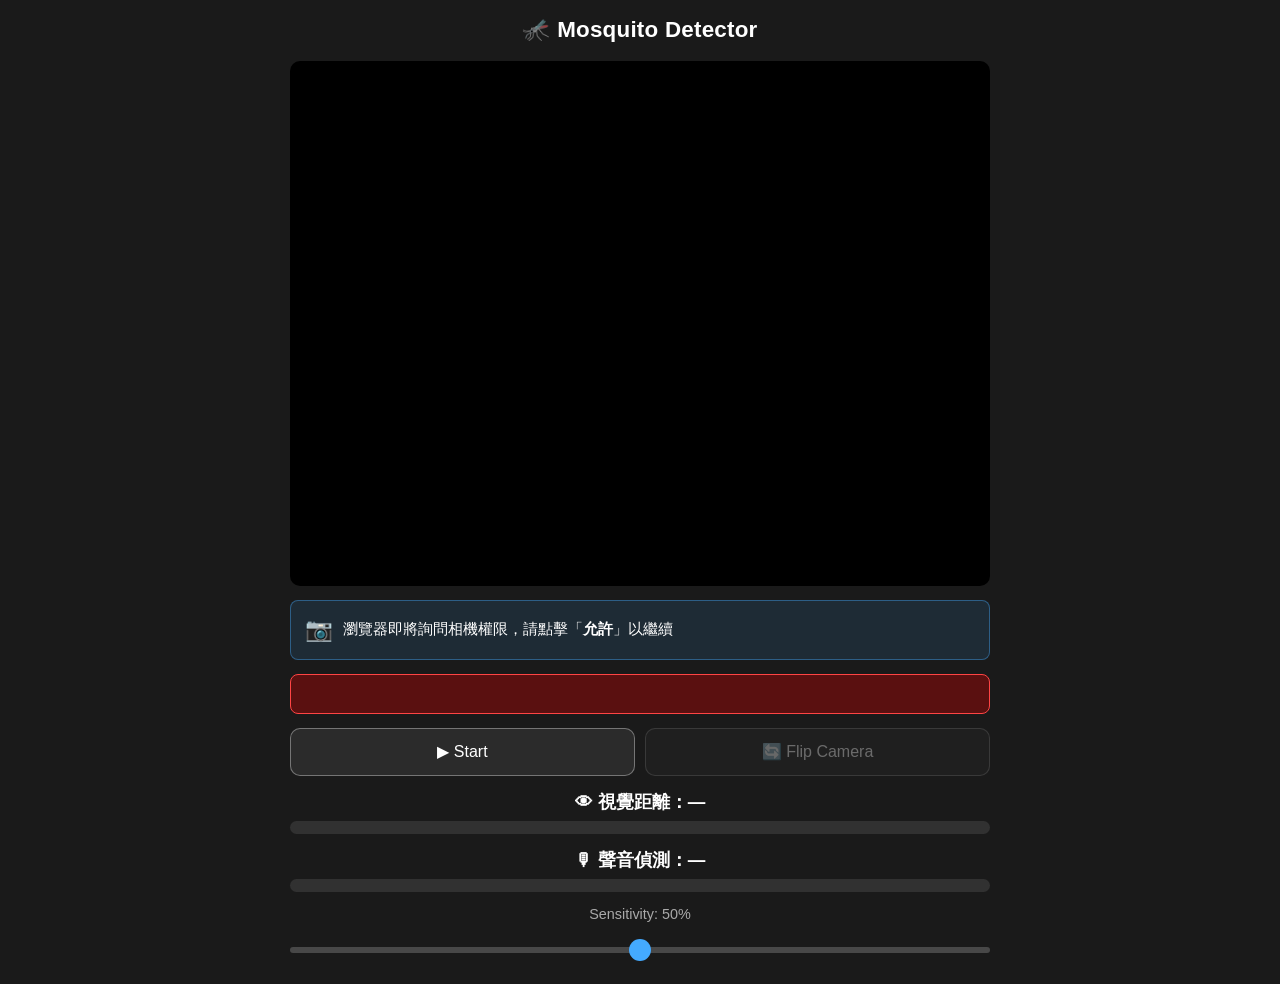
<file: mosquito-detector-web/index.html>
<!DOCTYPE html>
<html lang="en">
<head>
  <meta charset="UTF-8" />
  <meta name="viewport" content="width=device-width, initial-scale=1.0" />
  <title>Mosquito Detector</title>
  <link rel="stylesheet" href="style.css" />
</head>
<body>
  <div class="container">
    <h1>🦟 Mosquito Detector</h1>

    <!-- Live preview + bounding-box overlay -->
    <div class="preview-wrapper">
      <video id="video" autoplay muted playsinline></video>
      <canvas id="overlay"></canvas>
    </div>

    <!-- Pre-permission hint (shown while browser dialog is pending) -->
    <div id="permBanner" class="perm-banner" hidden>
      <span class="perm-banner-icon">📷</span>
      <span>瀏覽器即將詢問相機權限，請點擊「<strong>允許</strong>」以繼續</span>
    </div>

    <!-- Camera error message + recovery steps + retry -->
    <div id="errorMsg" class="error-msg" hidden>
      <p id="errorText"></p>
      <ol id="permSteps" class="perm-steps" hidden></ol>
      <button id="retryBtn" class="btn btn-retry" hidden>🔄 重試</button>
    </div>

    <!-- Start / Stop + Flip Camera -->
    <div class="controls">
      <button id="startBtn">▶ Start</button>
      <button id="flipBtn" disabled>🔄 Flip Camera</button>
    </div>

    <!-- Proximity meter (visual blobs) -->
    <div class="proximity-section">
      <p id="proximityText">👁 視覺距離：—</p>
      <div class="prox-bar-bg">
        <div id="proxBar"></div>
      </div>
    </div>

    <!-- Sound detection meter (mic FFT) -->
    <div class="sound-section">
      <p id="soundText">🎙 聲音偵測：—</p>
      <div class="sound-bar-bg">
        <div id="soundBar"></div>
      </div>
    </div>

    <!-- Sensitivity slider -->
    <div class="sensitivity-section">
      <label for="sensitivitySlider">
        Sensitivity: <span id="sensitivityValue">50%</span>
      </label>
      <input
        type="range"
        id="sensitivitySlider"
        min="0"
        max="1"
        step="0.01"
        value="0.5"
      />
    </div>
  </div>

  <script src="app.js" defer></script>
</body>
</html>
</file>
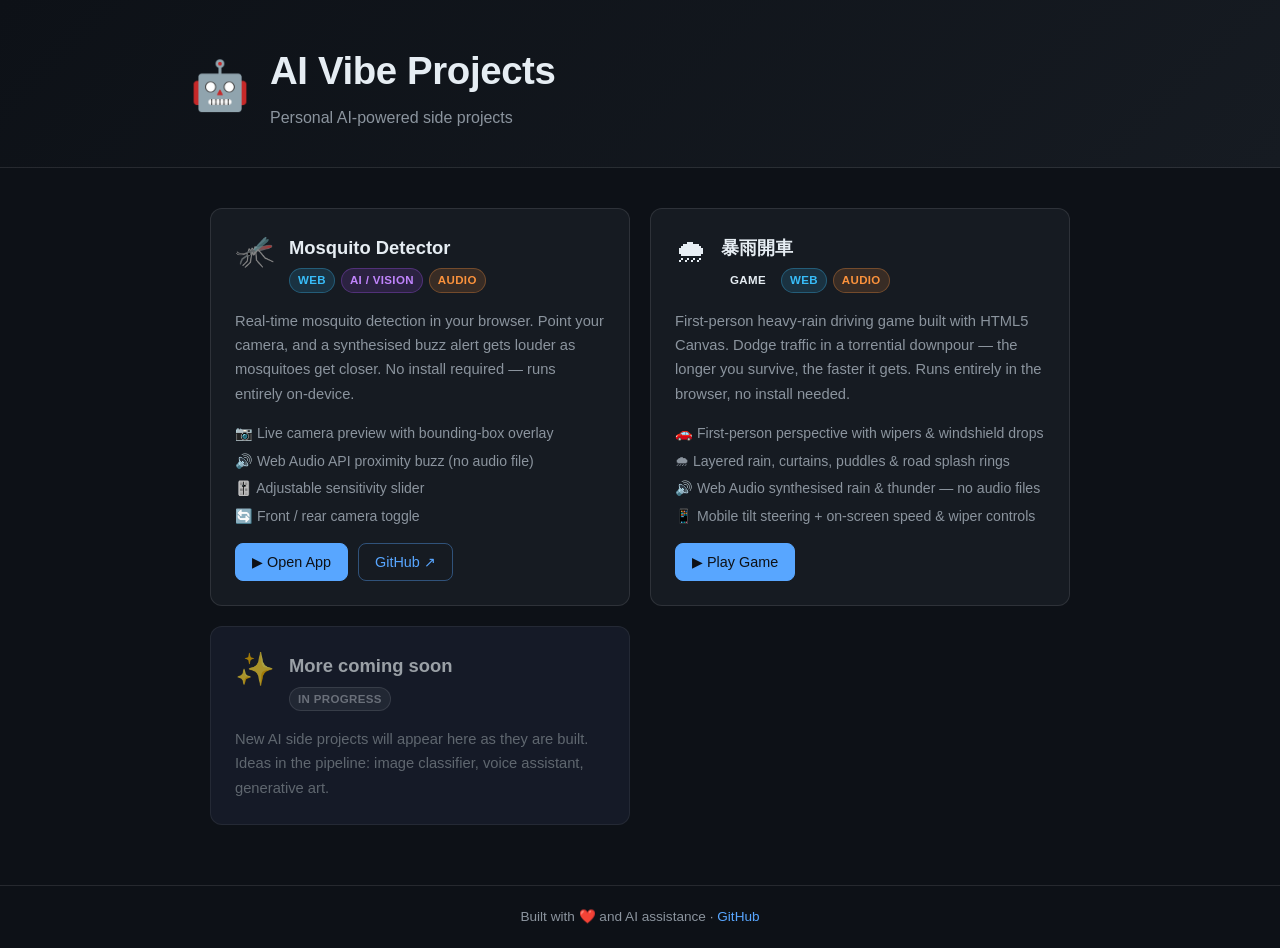
<file: portal/index.html>
<!DOCTYPE html>
<html lang="en">
<head>
  <meta charset="UTF-8" />
  <meta name="viewport" content="width=device-width, initial-scale=1.0" />
  <title>AI Vibe Projects</title>
  <link rel="stylesheet" href="style.css" />
</head>
<body>

  <header class="site-header">
    <div class="header-inner">
      <span class="header-icon">🤖</span>
      <div>
        <h1>AI Vibe Projects</h1>
        <p class="header-sub">Personal AI-powered side projects</p>
      </div>
    </div>
  </header>

  <main class="container">

    <section class="project-grid">

      <!-- ── Mosquito Detector Web ── -->
      <article class="card">
        <div class="card-header">
          <span class="card-icon">🦟</span>
          <div class="card-meta">
            <h2 class="card-title">Mosquito Detector</h2>
            <div class="tags">
              <span class="tag tag-web">Web</span>
              <span class="tag tag-ai">AI / Vision</span>
              <span class="tag tag-audio">Audio</span>
            </div>
          </div>
        </div>
        <p class="card-desc">
          Real-time mosquito detection in your browser. Point your camera, and
          a synthesised buzz alert gets louder as mosquitoes get closer.
          No install required — runs entirely on-device.
        </p>
        <ul class="card-features">
          <li>📷 Live camera preview with bounding-box overlay</li>
          <li>🔊 Web Audio API proximity buzz (no audio file)</li>
          <li>🎚️ Adjustable sensitivity slider</li>
          <li>🔄 Front / rear camera toggle</li>
        </ul>
        <div class="card-actions">
          <a class="btn btn-primary" href="mosquito-detector-web/">▶ Open App</a>
          <a class="btn btn-secondary" href="https://github.com/search?q=mosquito-detector-web" target="_blank" rel="noopener">GitHub ↗</a>
        </div>
      </article>

      <!-- ── Rainy Drive ── -->
      <article class="card">
        <div class="card-header">
          <span class="card-icon">🌧</span>
          <div class="card-meta">
            <h2 class="card-title">暴雨開車</h2>
            <div class="tags">
              <span class="tag tag-game">Game</span>
              <span class="tag tag-web">Web</span>
              <span class="tag tag-audio">Audio</span>
            </div>
          </div>
        </div>
        <p class="card-desc">
          First-person heavy-rain driving game built with HTML5 Canvas.
          Dodge traffic in a torrential downpour — the longer you survive, the faster it gets.
          Runs entirely in the browser, no install needed.
        </p>
        <ul class="card-features">
          <li>🚗 First-person perspective with wipers &amp; windshield drops</li>
          <li>🌧 Layered rain, curtains, puddles &amp; road splash rings</li>
          <li>🔊 Web Audio synthesised rain &amp; thunder — no audio files</li>
          <li>📱 Mobile tilt steering + on-screen speed &amp; wiper controls</li>
        </ul>
        <div class="card-actions">
          <a class="btn btn-primary" href="rainy-drive/">▶ Play Game</a>
        </div>
      </article>

      <!-- ── Coming soon placeholder ── -->
      <article class="card card-placeholder">
        <div class="card-header">
          <span class="card-icon">✨</span>
          <div class="card-meta">
            <h2 class="card-title">More coming soon</h2>
            <div class="tags">
              <span class="tag tag-wip">In Progress</span>
            </div>
          </div>
        </div>
        <p class="card-desc">
          New AI side projects will appear here as they are built.
          Ideas in the pipeline: image classifier, voice assistant, generative art.
        </p>
      </article>

    </section>

  </main>

  <footer class="site-footer">
    <p>Built with ❤️ and AI assistance · <a href="https://github.com" target="_blank" rel="noopener">GitHub</a></p>
  </footer>

</body>
</html>
</file>
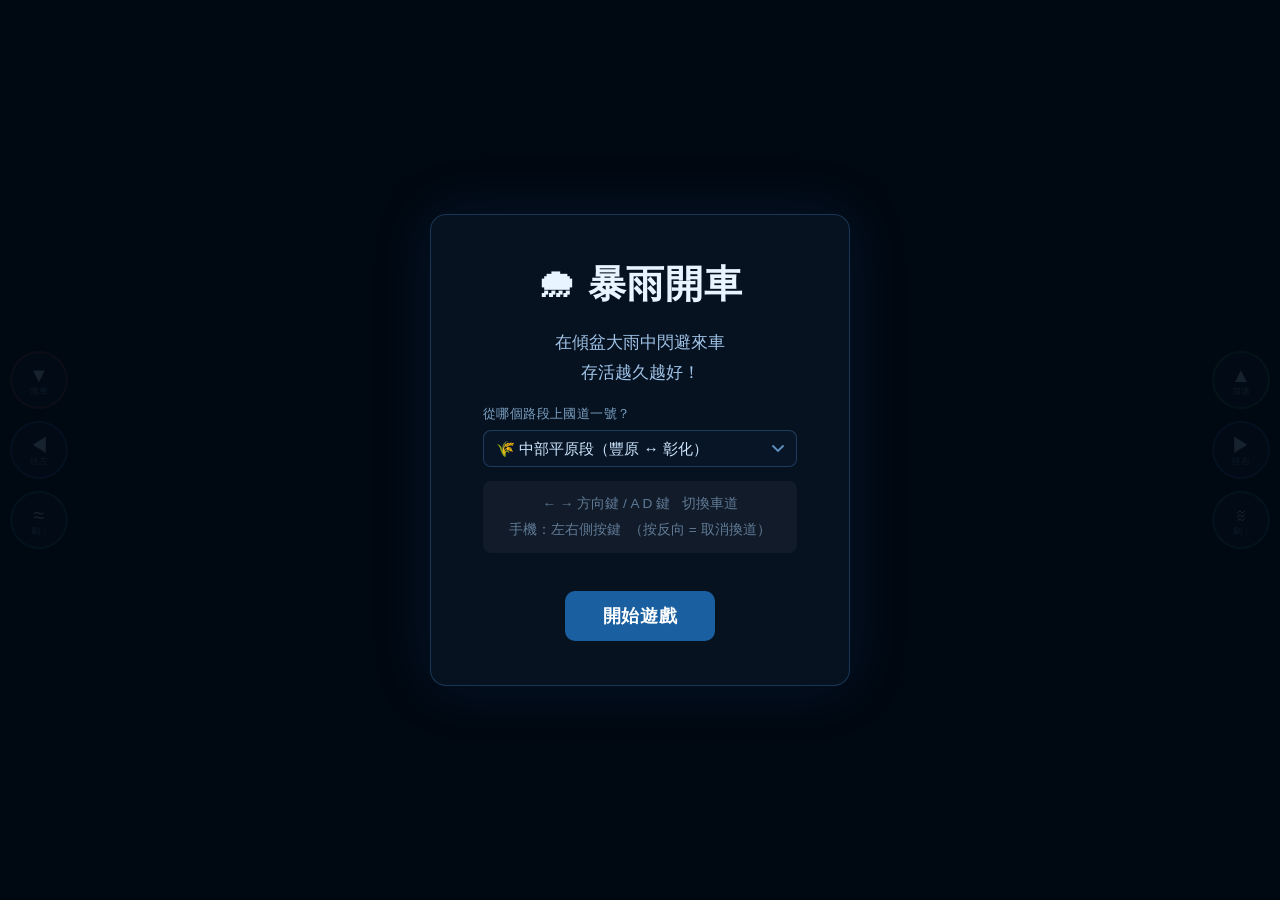
<file: rainy-drive/index.html>
<!DOCTYPE html>
<html lang="zh-TW">
<head>
  <meta charset="UTF-8" />
  <meta name="viewport" content="width=device-width, initial-scale=1.0" />
  <title>暴雨開車</title>
  <link rel="stylesheet" href="style.css" />
</head>
<body>
  <!-- Start/GameOver overlays: outside #gameWrapper so they stay in portrait orientation -->
  <!-- Start screen -->
  <div id="startScreen" class="overlay">
    <div class="card">
      <h1>🌧 暴雨開車</h1>
      <p>在傾盆大雨中閃避來車<br>存活越久越好！</p>
      <div class="scene-selector">
        <label for="sceneSelect">從哪個路段上國道一號？</label>
        <select id="sceneSelect">
          <option value="urban_north">🏙 北部都市段（基隆 ↔ 三重）</option>
          <option value="suburban">🌿 桃竹苗段（楊梅 ↔ 苗栗）</option>
          <option value="plains" selected>🌾 中部平原段（豐原 ↔ 彰化）</option>
          <option value="flatlands">🌻 雲嘉平原段（斗南 ↔ 水上）</option>
          <option value="tropical">🌴 南部都市段（台南 ↔ 高雄）</option>
        </select>
      </div>
      <p class="hint">
        ← → 方向鍵 / A D 鍵 &nbsp; 切換車道<br>
        手機：左右側按鍵 &nbsp;（按反向 = 取消換道）
      </p>
      <button id="startBtn">開始遊戲</button>
    </div>
  </div>

  <!-- Game over screen -->
  <div id="gameOverScreen" class="overlay hidden">
    <div class="card">
      <h1>💥 撞車了！</h1>
      <p id="finalScore"></p>
      <p id="bestScore"></p>
      <button id="restartBtn">再試一次</button>
    </div>
  </div>

  <div id="gameWrapper">
    <canvas id="gameCanvas"></canvas>

    <!-- Left side controls: Brake / Left / Wiper slower -->
    <div id="leftControls" class="side-controls side-left hidden">
      <button class="ctrl-btn ctrl-brake" id="btnBrake">
        <div class="btn-icon">▼</div><div class="btn-label">煞車</div>
      </button>
      <button class="ctrl-btn ctrl-steer" id="btnLeft">
        <div class="btn-icon">◀</div><div class="btn-label">往左</div>
      </button>
      <button class="ctrl-btn ctrl-wiper" id="btnWiperSlow">
        <div class="btn-icon">≈</div><div class="btn-label">刷 ↓</div>
      </button>
    </div>

    <!-- Right side controls: Accelerate / Right / Wiper faster -->
    <div id="rightControls" class="side-controls side-right hidden">
      <button class="ctrl-btn ctrl-accel" id="btnAccel">
        <div class="btn-icon">▲</div><div class="btn-label">加速</div>
      </button>
      <button class="ctrl-btn ctrl-steer" id="btnRight">
        <div class="btn-icon">▶</div><div class="btn-label">往右</div>
      </button>
      <button class="ctrl-btn ctrl-wiper" id="btnWiperFast">
        <div class="btn-icon">≋</div><div class="btn-label">刷 ↑</div>
      </button>
    </div>

  </div><!-- /#gameWrapper -->

  <script src="game.js"></script>
</body>
</html>
</file>
<file: mosquito-detector-web/style.css>
/* ── Reset & base ─────────────────────────────────────────────────────────── */
*, *::before, *::after {
  box-sizing: border-box;
  margin: 0;
  padding: 0;
}

body {
  font-family: -apple-system, BlinkMacSystemFont, 'Segoe UI', Roboto, sans-serif;
  background: #1a1a1a;
  color: #ffffff;
  min-height: 100vh;
  padding: 12px;
  /* Prevent horizontal overflow on any viewport */
  overflow-x: hidden;
}

/* ── Page container ──────────────────────────────────────────────────────── */
.container {
  max-width: 700px;
  margin: 0 auto;
  display: flex;
  flex-direction: column;
  gap: 14px;
}

h1 {
  font-size: 1.4rem;
  text-align: center;
  padding: 4px 0;
  letter-spacing: 0.01em;
}

/* ── Camera preview + overlay ────────────────────────────────────────────── */
.preview-wrapper {
  position: relative;
  width: 100%;
  /* 4:3 aspect ratio — works well for both portrait and landscape cameras */
  aspect-ratio: 4 / 3;
  background: #000;
  border-radius: 10px;
  overflow: hidden;
}

/* Video and overlay canvas fill the wrapper exactly */
.preview-wrapper video,
.preview-wrapper canvas {
  position: absolute;
  top: 0;
  left: 0;
  width: 100%;
  height: 100%;
  object-fit: cover; /* video: fill without distortion */
}

#overlay {
  /* Canvas sits on top of video; clicks pass through */
  pointer-events: none;
}

/* ── Permission banner (shown while browser dialog is pending) ───────────── */
.perm-banner {
  display: flex;
  align-items: center;
  gap: 10px;
  background: rgba(68, 170, 255, 0.12);
  border: 1px solid rgba(68, 170, 255, 0.4);
  border-radius: 8px;
  padding: 12px 14px;
  font-size: 0.95rem;
  line-height: 1.5;
  animation: pulse-border 1.5s ease-in-out infinite;
}

.perm-banner-icon {
  font-size: 1.4rem;
  flex-shrink: 0;
}

@keyframes pulse-border {
  0%, 100% { border-color: rgba(68, 170, 255, 0.4); }
  50%       { border-color: rgba(68, 170, 255, 0.9); }
}

/* ── Error message ───────────────────────────────────────────────────────── */
.error-msg {
  background: #5a1010;
  border: 1px solid #ff4444;
  border-radius: 8px;
  padding: 14px 16px;
  font-size: 0.9rem;
  line-height: 1.5;
  color: #ffcccc;
  display: flex;
  flex-direction: column;
  gap: 10px;
}

/* Numbered recovery steps inside error box */
.perm-steps {
  margin: 0;
  padding-left: 20px;
  display: flex;
  flex-direction: column;
  gap: 5px;
  color: #ffd0d0;
  font-size: 0.88rem;
  line-height: 1.6;
}

/* Retry button inside error box */
.btn-retry {
  align-self: flex-start;
  min-height: 38px;
  padding: 0 18px;
  border-radius: 8px;
  background: rgba(255, 80, 80, 0.25);
  color: #ffcccc;
  border: 1px solid rgba(255, 80, 80, 0.5);
  font-size: 0.9rem;
  font-weight: 500;
  cursor: pointer;
  transition: background 0.15s;
}

.btn-retry:hover {
  background: rgba(255, 80, 80, 0.4);
}

/* ── Control buttons ─────────────────────────────────────────────────────── */
.controls {
  display: flex;
  gap: 10px;
}

.controls button {
  flex: 1;
  /* Minimum 44 px tap target per accessibility guidelines */
  min-height: 48px;
  border: 1px solid rgba(255, 255, 255, 0.35);
  border-radius: 10px;
  background: rgba(255, 255, 255, 0.08);
  color: #ffffff;
  font-size: 1rem;
  font-weight: 500;
  cursor: pointer;
  transition: background 0.15s, border-color 0.15s;
  /* Prevent text selection on double-tap (mobile) */
  user-select: none;
  -webkit-user-select: none;
}

.controls button:hover:not(:disabled) {
  background: rgba(255, 255, 255, 0.16);
  border-color: rgba(255, 255, 255, 0.6);
}

.controls button:active:not(:disabled) {
  background: rgba(255, 255, 255, 0.24);
}

.controls button:disabled {
  opacity: 0.35;
  cursor: not-allowed;
}

/* ── Proximity meter ─────────────────────────────────────────────────────── */
.proximity-section {
  display: flex;
  flex-direction: column;
  gap: 7px;
}

#proximityText {
  font-size: 1.1rem;
  font-weight: 600;
  text-align: center;
}

/* Track */
.prox-bar-bg {
  width: 100%;
  height: 13px;
  background: rgba(255, 255, 255, 0.1);
  border-radius: 7px;
  overflow: hidden;
}

/* Fill — colour controlled via --prox-color CSS custom property */
#proxBar {
  height: 100%;
  width: 0%;
  background: var(--prox-color, #44ff44);
  border-radius: 7px;
  transition: width 0.1s ease, background 0.15s ease;
}

/* ── Sound detection meter ───────────────────────────────────────────────── */
.sound-section {
  display: flex;
  flex-direction: column;
  gap: 7px;
}

#soundText {
  font-size: 1.1rem;
  font-weight: 600;
  text-align: center;
}

.sound-bar-bg {
  width: 100%;
  height: 13px;
  background: rgba(255, 255, 255, 0.1);
  border-radius: 7px;
  overflow: hidden;
}

#soundBar {
  height: 100%;
  width: 0%;
  background: var(--sound-color, #44dd77);
  border-radius: 7px;
  transition: width 0.12s ease, background 0.18s ease;
}

/* ── Sensitivity slider ───────────────────────────────────────────────────── */
.sensitivity-section {
  display: flex;
  flex-direction: column;
  gap: 6px;
}

.sensitivity-section label {
  font-size: 0.9rem;
  color: #aaaaaa;
  text-align: center;
}

input[type="range"] {
  width: 100%;
  height: 44px;  /* large enough tap target */
  cursor: pointer;
  accent-color: #44aaff;
  /* Remove default iOS styling */
  -webkit-appearance: none;
  appearance: none;
  background: transparent;
}

/* Custom track for cross-browser consistency */
input[type="range"]::-webkit-slider-runnable-track {
  height: 6px;
  background: rgba(255, 255, 255, 0.2);
  border-radius: 3px;
}

input[type="range"]::-webkit-slider-thumb {
  -webkit-appearance: none;
  width: 22px;
  height: 22px;
  border-radius: 50%;
  background: #44aaff;
  margin-top: -8px;
  cursor: pointer;
}

input[type="range"]::-moz-range-track {
  height: 6px;
  background: rgba(255, 255, 255, 0.2);
  border-radius: 3px;
}

input[type="range"]::-moz-range-thumb {
  width: 22px;
  height: 22px;
  border: none;
  border-radius: 50%;
  background: #44aaff;
  cursor: pointer;
}

/* ── Responsive: narrow viewports ────────────────────────────────────────── */
@media (max-width: 600px) {
  body {
    padding: 8px;
  }

  h1 {
    font-size: 1.2rem;
  }

  .controls button {
    font-size: 0.95rem;
  }
}

/* Extra-small phones (≥ 320 px) — guard against any overflow */
@media (max-width: 360px) {
  .controls {
    flex-direction: column;
  }
}
</file>
<file: portal/style.css>
/* ── Reset & base ─────────────────────────────────────────────────────────── */
*, *::before, *::after {
  box-sizing: border-box;
  margin: 0;
  padding: 0;
}

:root {
  --bg:          #0d1117;
  --bg-card:     #161b22;
  --bg-card-dim: #1a2030;
  --border:      rgba(255, 255, 255, 0.1);
  --text:        #e6edf3;
  --text-muted:  #8b949e;
  --accent:      #58a6ff;
  --accent-hover:#79b8ff;
  --radius:      12px;
}

html { scroll-behavior: smooth; }

body {
  font-family: -apple-system, BlinkMacSystemFont, 'Segoe UI', Roboto, sans-serif;
  background: var(--bg);
  color: var(--text);
  min-height: 100vh;
  line-height: 1.6;
}

code {
  font-family: 'SFMono-Regular', Consolas, monospace;
  font-size: 0.85em;
  background: rgba(255,255,255,0.08);
  padding: 1px 5px;
  border-radius: 4px;
}

/* ── Site header ─────────────────────────────────────────────────────────── */
.site-header {
  background: linear-gradient(135deg, #0d1117 0%, #161b22 100%);
  border-bottom: 1px solid var(--border);
  padding: 40px 20px 36px;
}

.header-inner {
  max-width: 900px;
  margin: 0 auto;
  display: flex;
  align-items: center;
  gap: 20px;
}

.header-icon {
  font-size: 3rem;
  line-height: 1;
  flex-shrink: 0;
}

h1 {
  font-size: clamp(1.6rem, 4vw, 2.4rem);
  font-weight: 700;
  letter-spacing: -0.01em;
  color: var(--text);
}

.header-sub {
  color: var(--text-muted);
  font-size: 1rem;
  margin-top: 4px;
}

/* ── Container ───────────────────────────────────────────────────────────── */
.container {
  max-width: 900px;
  margin: 0 auto;
  padding: 40px 20px 60px;
}

/* ── Project grid ────────────────────────────────────────────────────────── */
.project-grid {
  display: grid;
  grid-template-columns: repeat(auto-fill, minmax(min(100%, 400px), 1fr));
  gap: 20px;
}

/* ── Project card ────────────────────────────────────────────────────────── */
.card {
  background: var(--bg-card);
  border: 1px solid var(--border);
  border-radius: var(--radius);
  padding: 24px;
  display: flex;
  flex-direction: column;
  gap: 16px;
  transition: border-color 0.2s, transform 0.15s;
}

.card:hover {
  border-color: rgba(88, 166, 255, 0.4);
  transform: translateY(-2px);
}

.card-placeholder {
  background: var(--bg-card-dim);
  opacity: 0.65;
}

.card-placeholder:hover {
  transform: none;
  border-color: var(--border);
}

/* Card header: icon + title + tags */
.card-header {
  display: flex;
  align-items: flex-start;
  gap: 14px;
}

.card-icon {
  font-size: 2rem;
  line-height: 1;
  flex-shrink: 0;
  margin-top: 2px;
}

.card-meta {
  display: flex;
  flex-direction: column;
  gap: 6px;
  min-width: 0;
}

.card-title {
  font-size: 1.15rem;
  font-weight: 600;
  color: var(--text);
}

/* ── Tags / badges ───────────────────────────────────────────────────────── */
.tags {
  display: flex;
  flex-wrap: wrap;
  gap: 6px;
}

.tag {
  font-size: 0.72rem;
  font-weight: 600;
  letter-spacing: 0.03em;
  text-transform: uppercase;
  padding: 2px 8px;
  border-radius: 20px;
  border: 1px solid transparent;
}

.tag-web    { background: rgba(56, 189, 248, 0.15); color: #38bdf8; border-color: rgba(56,189,248,0.3); }
.tag-ai     { background: rgba(168, 85, 247, 0.15); color: #c084fc; border-color: rgba(168,85,247,0.3); }
.tag-audio  { background: rgba(251, 146, 60, 0.15); color: #fb923c; border-color: rgba(251,146,60,0.3); }
.tag-ios    { background: rgba(99, 182, 255, 0.15); color: #63b6ff; border-color: rgba(99,182,255,0.3); }
.tag-python { background: rgba(250, 204, 21, 0.15); color: #facc15; border-color: rgba(250,204,21,0.3); }
.tag-wip    { background: rgba(156, 163, 175, 0.15); color: #9ca3af; border-color: rgba(156,163,175,0.3); }

/* ── Card body ───────────────────────────────────────────────────────────── */
.card-desc {
  font-size: 0.92rem;
  color: var(--text-muted);
  line-height: 1.65;
}

.card-features {
  list-style: none;
  display: flex;
  flex-direction: column;
  gap: 5px;
}

.card-features li {
  font-size: 0.88rem;
  color: var(--text-muted);
}

/* ── Card actions ────────────────────────────────────────────────────────── */
.card-actions {
  display: flex;
  gap: 10px;
  flex-wrap: wrap;
  margin-top: auto; /* push to bottom of card */
}

.btn {
  display: inline-flex;
  align-items: center;
  justify-content: center;
  min-height: 38px;
  padding: 0 16px;
  border-radius: 8px;
  font-size: 0.9rem;
  font-weight: 500;
  text-decoration: none;
  cursor: pointer;
  transition: background 0.15s, color 0.15s;
  white-space: nowrap;
}

.btn-primary {
  background: var(--accent);
  color: #0d1117;
  border: 1px solid var(--accent);
}

.btn-primary:hover {
  background: var(--accent-hover);
  border-color: var(--accent-hover);
}

.btn-secondary {
  background: transparent;
  color: var(--accent);
  border: 1px solid rgba(88, 166, 255, 0.4);
}

.btn-secondary:hover {
  background: rgba(88, 166, 255, 0.1);
  border-color: var(--accent);
}

/* ── Footer ──────────────────────────────────────────────────────────────── */
.site-footer {
  border-top: 1px solid var(--border);
  padding: 20px;
  text-align: center;
  font-size: 0.85rem;
  color: var(--text-muted);
}

.site-footer a {
  color: var(--accent);
  text-decoration: none;
}

.site-footer a:hover {
  text-decoration: underline;
}

/* ── Responsive ──────────────────────────────────────────────────────────── */
@media (max-width: 500px) {
  .site-header { padding: 28px 16px; }
  .header-icon { font-size: 2.2rem; }
  .container   { padding: 24px 16px 48px; }
  .card        { padding: 18px; }
  .card-actions { flex-direction: column; }
  .btn         { width: 100%; }
}
</file>
<file: rainy-drive/style.css>
/* ─── Wrapper: fills viewport; rotated to landscape on portrait mobile ─ */
#gameWrapper {
  position: fixed;
  inset: 0;
  overflow: hidden;
  background: #000;
}

/* Rotation is handled entirely by JS (applyLayout in game.js).
   No CSS media-query rotation — avoids iOS Safari sizing quirks. */

* { margin: 0; padding: 0; box-sizing: border-box; }

body {
  background: #000;
  overflow: hidden;
  font-family: 'Helvetica Neue', Arial, sans-serif;
  user-select: none;
}

/* Canvas fills wrapper exactly */
#gameCanvas {
  position: absolute;
  inset: 0;
  width: 100%;
  height: 100%;
  display: block;
  touch-action: none;
}

/* ─── Overlays (absolute inside wrapper) ──────────────────────── */
.overlay {
  position: fixed;
  inset: 0;
  display: flex;
  align-items: center;
  justify-content: center;
  background: rgba(0, 10, 20, 0.88);
  z-index: 100;
}
.overlay.hidden { display: none; }

.card {
  text-align: center;
  padding: 44px 52px;
  background: rgba(8, 20, 35, 0.92);
  border: 1px solid rgba(80, 160, 240, 0.25);
  border-radius: 16px;
  color: #e8f4ff;
  max-width: 420px;
  width: 90%;
  box-shadow: 0 0 60px rgba(40, 100, 200, 0.15);
}

.card h1 { font-size: 2.4rem; font-weight: 700; margin-bottom: 18px; letter-spacing: 0.02em; }
.card p  { font-size: 1.05rem; line-height: 1.75; color: #a0c4e8; margin-bottom: 10px; }

.hint {
  font-size: 0.85rem !important;
  color: #607a94 !important;
  background: rgba(255,255,255,0.04);
  border-radius: 8px;
  padding: 10px 14px;
  margin-top: 14px;
  line-height: 1.9 !important;
}
.hint strong { color: #88b8e0; }

.scene-selector {
  margin: 18px 0 4px;
  text-align: left;
}
.scene-selector label {
  display: block;
  font-size: 0.82rem;
  color: #7aa0c0;
  margin-bottom: 7px;
  letter-spacing: 0.03em;
}
.scene-selector select {
  width: 100%;
  padding: 9px 12px;
  font-size: 0.95rem;
  background: rgba(10,22,40,0.88);
  color: #d0e8ff;
  border: 1px solid rgba(80,150,220,0.30);
  border-radius: 8px;
  outline: none;
  cursor: pointer;
  appearance: none;
  background-image: url("data:image/svg+xml,%3Csvg xmlns='http://www.w3.org/2000/svg' width='12' height='8' viewBox='0 0 12 8'%3E%3Cpath d='M1 1l5 5 5-5' stroke='%236090c0' stroke-width='1.8' fill='none' stroke-linecap='round'/%3E%3C/svg%3E");
  background-repeat: no-repeat;
  background-position: right 12px center;
}
.scene-selector select:focus { border-color: rgba(80,160,240,0.55); }

.card button {
  margin-top: 28px;
  padding: 13px 38px;
  font-size: 1.1rem;
  font-weight: 600;
  background: #1a5fa0;
  color: #fff;
  border: none;
  border-radius: 10px;
  cursor: pointer;
  transition: background 0.2s, transform 0.1s;
  letter-spacing: 0.04em;
}
.card button:hover  { background: #2272c0; }
.card button:active { transform: scale(0.97); }

/* ─── Side game controls (absolute inside wrapper) ─────────────── */
.side-controls {
  position: absolute;
  top: 50%;
  transform: translateY(-50%);
  display: flex;
  flex-direction: column;
  align-items: center;
  gap: 12px;
  z-index: 5;
}
.side-left  { left: 10px; }
.side-right { right: 10px; }

.ctrl-btn {
  width: 58px;
  height: 58px;
  border-radius: 50%;
  background: rgba(10, 22, 42, 0.82);
  border: 2px solid rgba(80, 150, 230, 0.32);
  color: rgba(200, 230, 255, 0.92);
  cursor: pointer;
  touch-action: none;
  user-select: none;
  display: flex;
  flex-direction: column;
  align-items: center;
  justify-content: center;
  gap: 2px;
  -webkit-backdrop-filter: blur(4px);
  backdrop-filter: blur(4px);
  transition: background 0.10s, border-color 0.10s, transform 0.07s;
  padding: 0;
}
.ctrl-btn:active, .ctrl-btn.pressing {
  transform: scale(0.90);
}

.btn-icon  { font-size: 1.25rem; line-height: 1; }
.btn-label { font-size: 0.56rem; line-height: 1; letter-spacing: 0.02em; color: rgba(155, 210, 255, 0.65); }

/* Per-type colours */
.ctrl-brake { border-color: rgba(220, 80,  60, 0.42); }
.ctrl-brake:active,  .ctrl-brake.pressing  { background: rgba(100, 28, 18, 0.88); border-color: rgba(255, 100, 80, 0.72); }
.ctrl-accel { border-color: rgba(60,  200, 90, 0.42); }
.ctrl-accel:active,  .ctrl-accel.pressing  { background: rgba(18,  78, 28, 0.88); border-color: rgba(80,  255, 120, 0.72); }
.ctrl-steer { border-color: rgba(60,  140, 230, 0.42); }
.ctrl-steer:active,  .ctrl-steer.pressing  { background: rgba(18,  48, 110, 0.88); border-color: rgba(80,  185, 255, 0.72); }
.ctrl-wiper { border-color: rgba(60,  190, 190, 0.38); }
.ctrl-wiper:active,  .ctrl-wiper.pressing  { background: rgba(18,  72,  80, 0.88); border-color: rgba(80,  235, 235, 0.68); }

/* ─── Landscape / small-height: compact card so buttons stay on screen ─── */
@media (max-height: 520px) {
  .overlay { align-items: flex-start; padding: 8px 0; overflow-y: auto; }
  .card {
    padding: 16px 28px;
    max-width: 500px;
    width: 96%;
    border-radius: 10px;
    margin: auto;
  }
  .card h1 { font-size: 1.5rem; margin-bottom: 8px; }
  .card p  { font-size: 0.88rem; line-height: 1.5; margin-bottom: 6px; }
  .hint    { padding: 6px 10px; margin-top: 8px; line-height: 1.6 !important; }
  .scene-selector { margin: 8px 0 2px; }
  .card button { margin-top: 14px; padding: 10px 30px; font-size: 1rem; }
}
</file>
